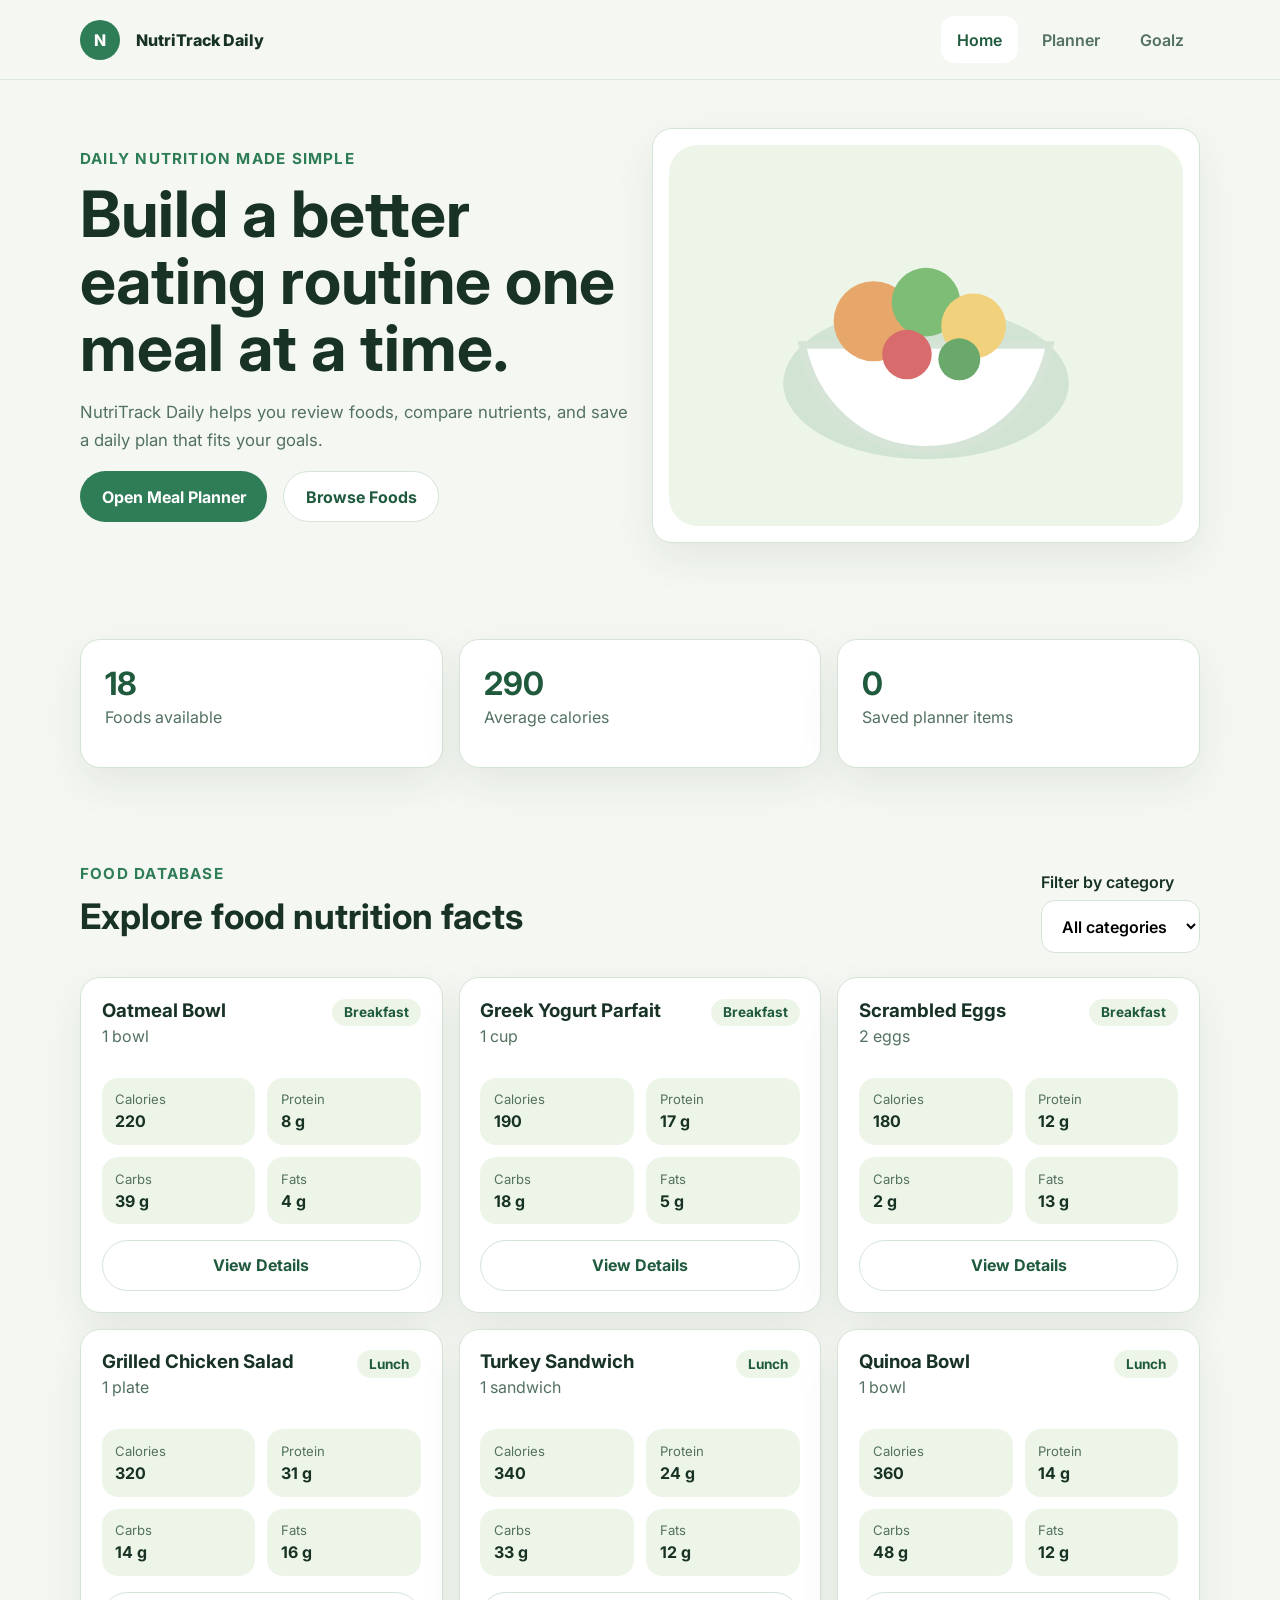
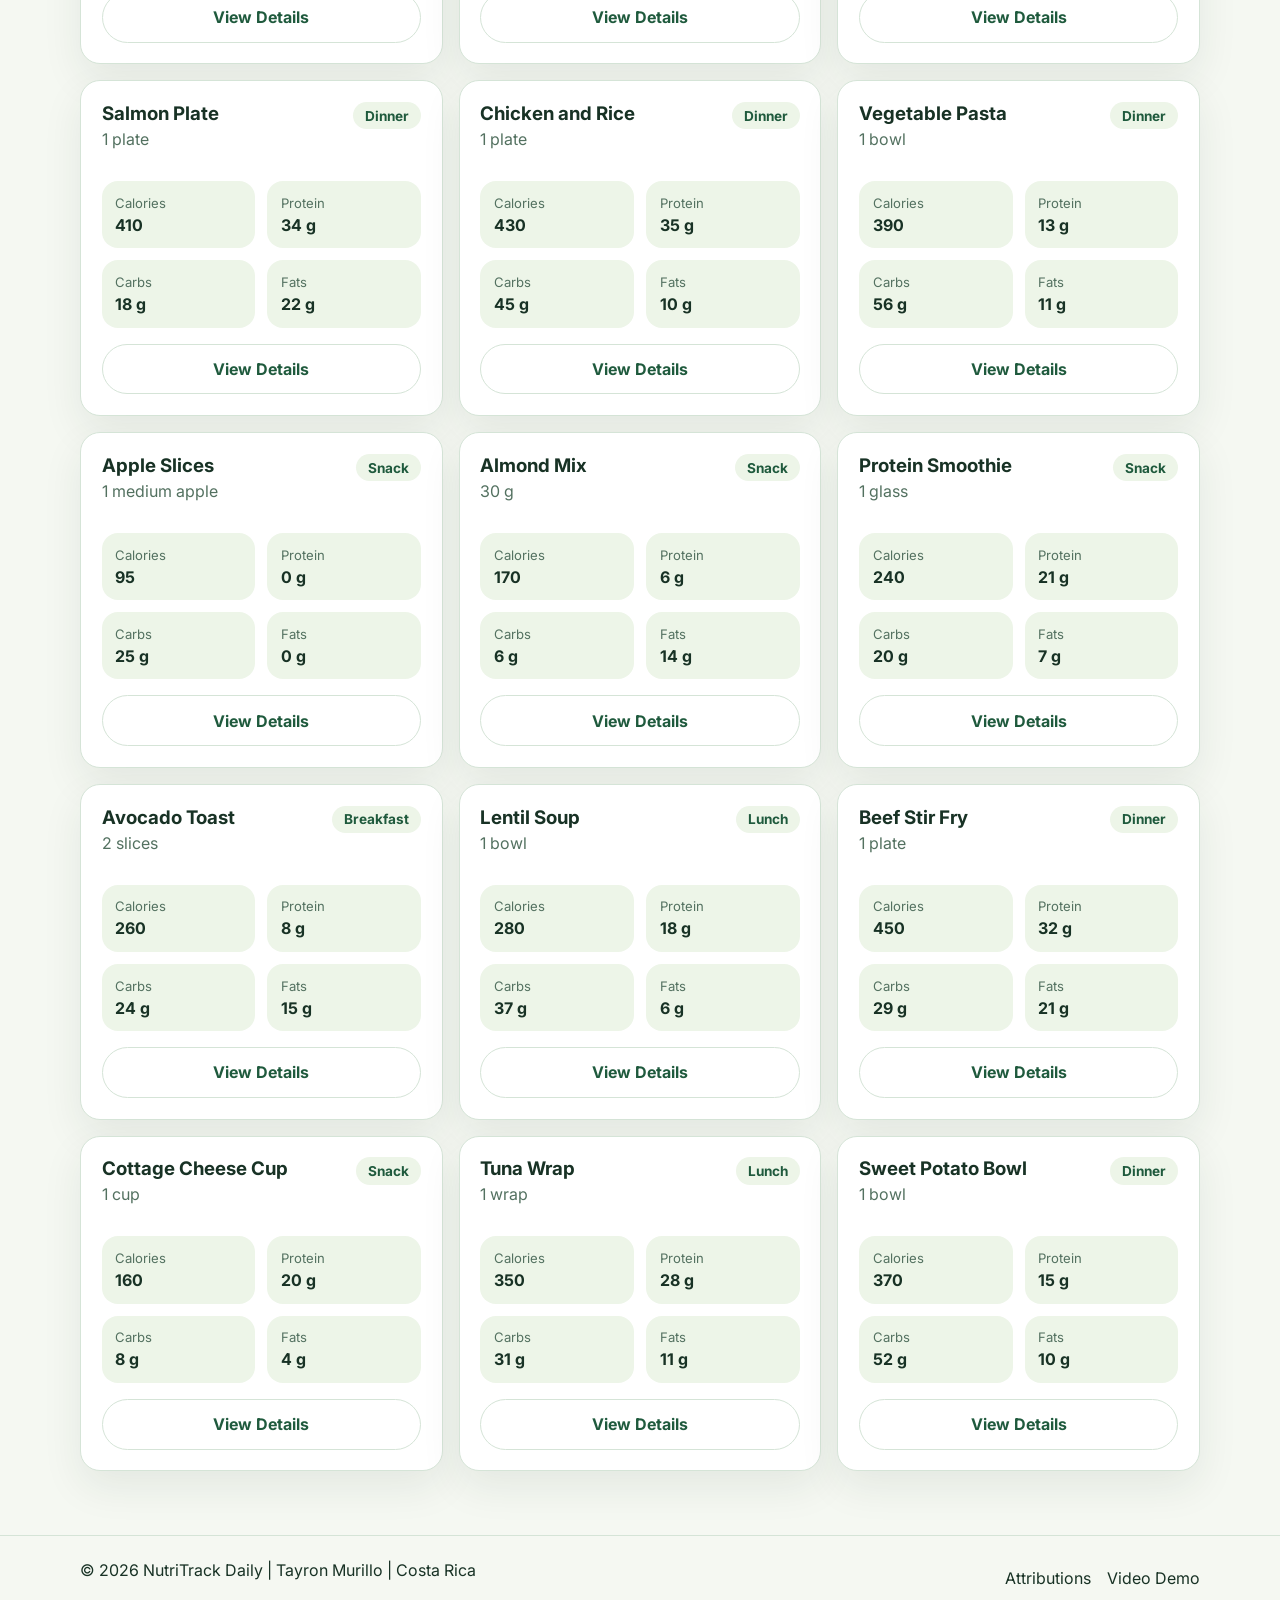
<file: project/index.html>
<!DOCTYPE html>
<html lang="en">
<head>
  <meta charset="UTF-8">
  <meta name="viewport" content="width=device-width, initial-scale=1.0">
  <title>NutriTrack Daily | Home</title>
  <meta name="description" content="NutriTrack Daily helps you organize meals, review nutrition facts, and build better daily eating habits.">
  <meta name="author" content="Tayron Murillo">
  <meta property="og:title" content="NutriTrack Daily | Home">
  <meta property="og:description" content="Track daily meals, explore nutrition facts, and build a healthier routine.">
  <meta property="og:type" content="website">
  <meta property="og:image" content="images/og-image.svg">
  <meta property="og:url" content="https://yourusername.github.io/wdd231/finalproject/">
  <link rel="icon" href="images/favicon.svg" type="image/svg+xml">
  <link rel="preconnect" href="https://fonts.googleapis.com">
  <link rel="preconnect" href="https://fonts.gstatic.com" crossorigin>
  <link href="https://fonts.googleapis.com/css2?family=Inter:wght@400;500;600;700;800&display=swap" rel="stylesheet">
  <link rel="stylesheet" href="styles/site.css">
  <script type="module" src="scripts/main.js" defer></script>
</head>
<body>
  <header class="site-header">
    <div class="container top-bar">
      <a class="brand" href="index.html">
        <span class="brand-mark">N</span>
        <span>NutriTrack Daily</span>
      </a>
      <button id="menu-button" aria-label="Open navigation menu" aria-expanded="false" aria-controls="primary-nav">☰</button>
      <nav id="primary-nav" class="navigation">
        <a class="active" href="index.html">Home</a>
        <a href="planner.html">Planner</a>
        <a href="contact.html">Goalz</a>
      </nav>
    </div>
  </header>

  <main>
    <section class="hero">
      <div class="container hero-grid">
        <div>
          <p class="eyebrow">Daily nutrition made simple</p>
          <h1>Build a better eating routine one meal at a time.</h1>
          <p class="hero-text">NutriTrack Daily helps you review foods, compare nutrients, and save a daily plan that fits your goals.</p>
          <div class="hero-actions">
            <a class="button" href="planner.html">Open Meal Planner</a>
            <a class="button button-secondary" href="#foods">Browse Foods</a>
          </div>
        </div>
        <div class="hero-card">
          <img src="images/hero-bowl.svg" width="540" height="400" alt="Healthy meal bowl illustration" loading="eager">
        </div>
      </div>
    </section>

    <section class="summary-section">
      <div class="container stats-grid">
        <article class="stat-card">
          <h2 id="food-count">0</h2>
          <p>Foods available</p>
        </article>
        <article class="stat-card">
          <h2 id="average-calories">0</h2>
          <p>Average calories</p>
        </article>
        <article class="stat-card">
          <h2 id="saved-count">0</h2>
          <p>Saved planner items</p>
        </article>
      </div>
    </section>

    <section id="foods" class="foods-section">
      <div class="container">
        <div class="section-heading">
          <div>
            <p class="eyebrow">Food database</p>
            <h2>Explore food nutrition facts</h2>
          </div>
          <label class="filter-label" for="category-filter">Filter by category
            <select id="category-filter">
              <option value="all">All categories</option>
            </select>
          </label>
        </div>
        <div id="food-list" class="card-grid"></div>
      </div>
    </section>
  </main>

  <dialog id="food-modal" class="food-modal">
    <div class="modal-content">
      <button id="close-modal" class="close-button" aria-label="Close dialog">✕</button>
      <div id="modal-body"></div>
    </div>
  </dialog>

  <footer class="site-footer">
    <div class="container footer-grid">
      <p>© <span id="year"></span> NutriTrack Daily | Tayron Murillo | Costa Rica</p>
      <div class="footer-links">
        <a href="attributions.html">Attributions</a>
        <a href="https://youtu.be/your-video-link">Video Demo</a>
      </div>
    </div>
  </footer>
</body>
</html>
</file>
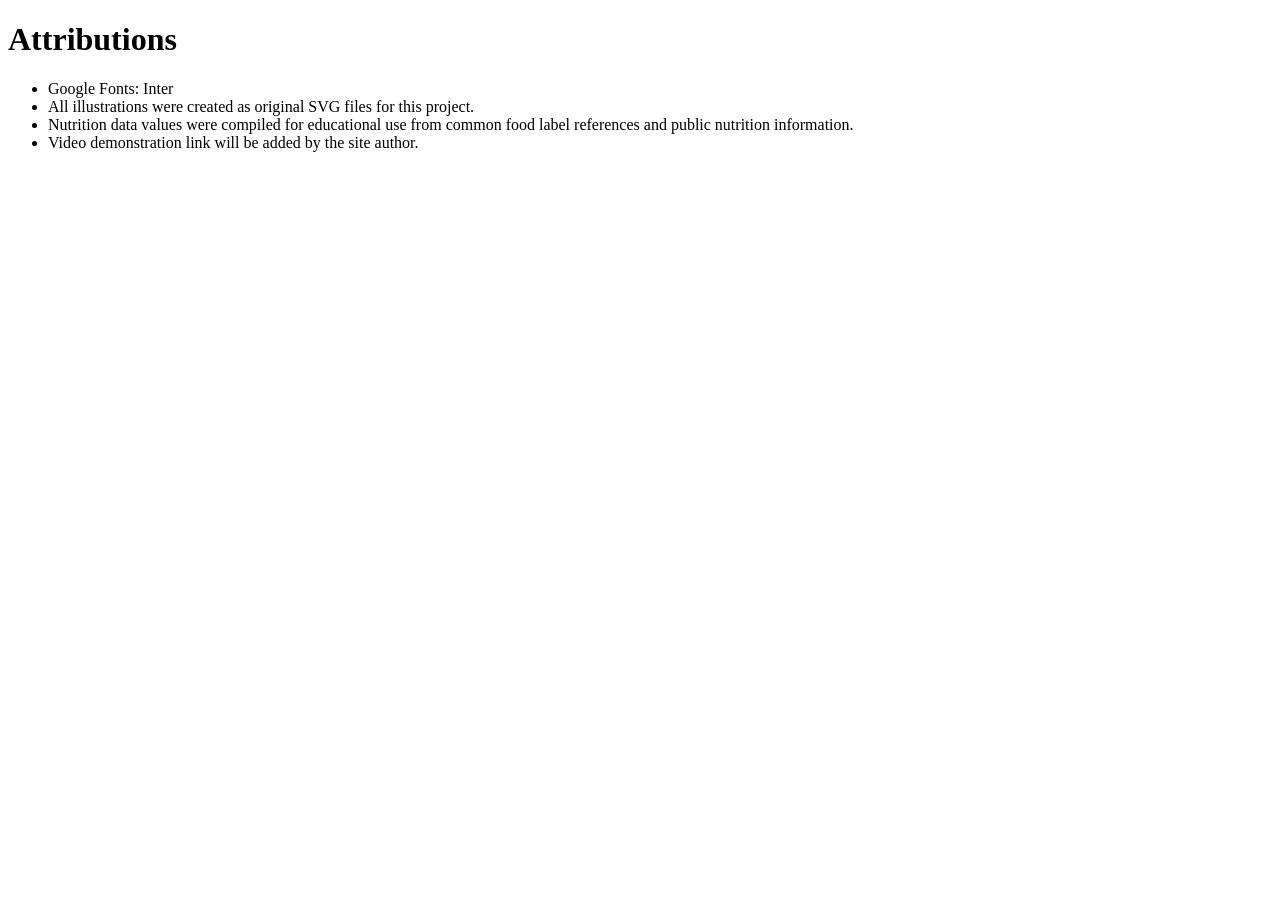
<file: project/attributions.html>
<!DOCTYPE html>
<html lang="en">
<head>
  <meta charset="UTF-8">
  <meta name="viewport" content="width=device-width, initial-scale=1.0">
  <title>NutriTrack Daily | Attributions</title>
  <meta name="description" content="Attributions and references used in the NutriTrack Daily website.">
  <meta name="author" content="Tayron Murillo">
  <link rel="icon" href="images/favicon.svg" type="image/svg+xml">
</head>
<body>
  <main>
    <h1>Attributions</h1>
    <ul>
      <li>Google Fonts: Inter</li>
      <li>All illustrations were created as original SVG files for this project.</li>
      <li>Nutrition data values were compiled for educational use from common food label references and public nutrition information.</li>
      <li>Video demonstration link will be added by the site author.</li>
    </ul>
  </main>
</body>
</html>
</file>
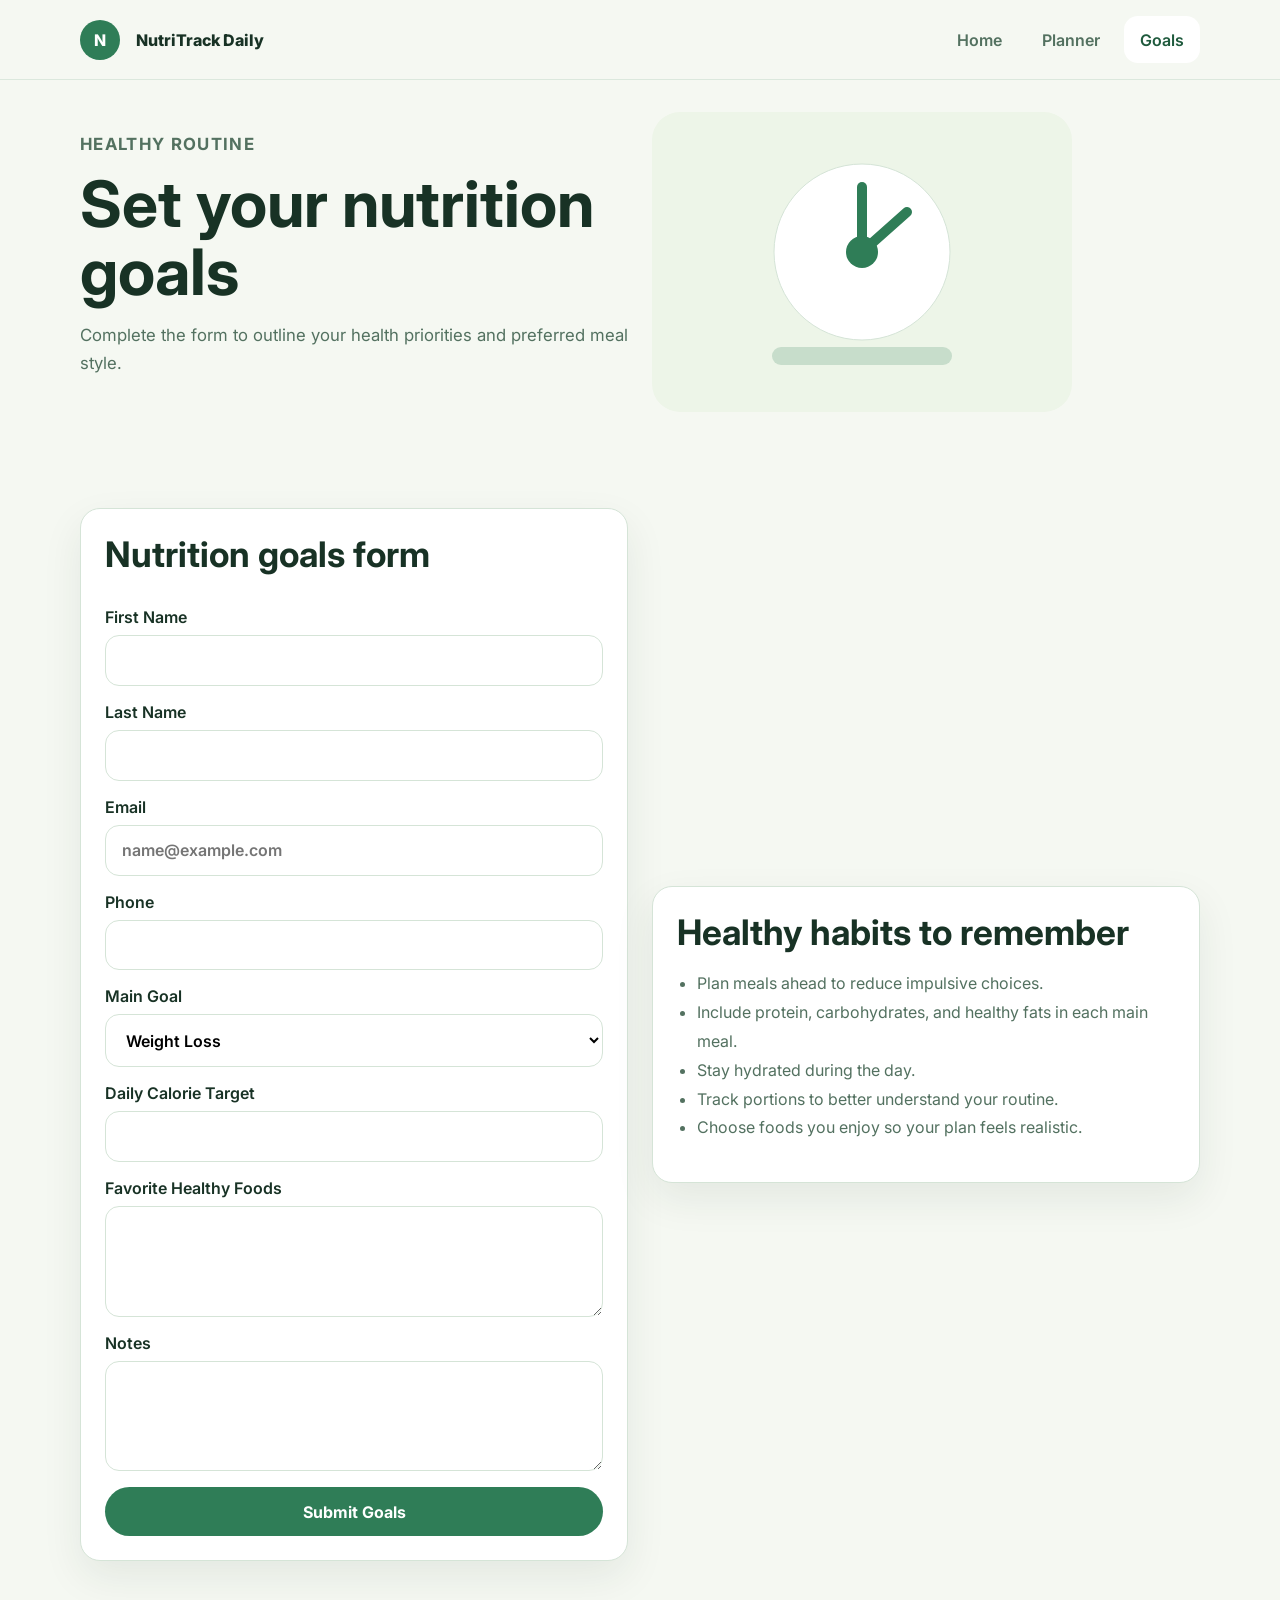
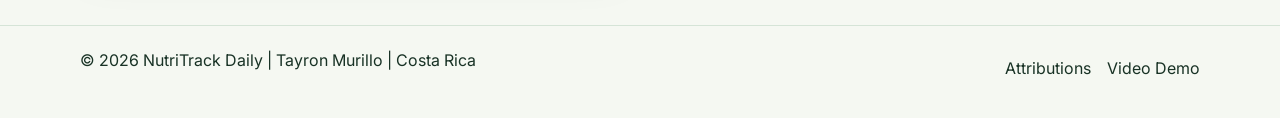
<file: project/contact.html>
<!DOCTYPE html>
<html lang="en">
<head>
  <meta charset="UTF-8">
  <meta name="viewport" content="width=device-width, initial-scale=1.0">
  <title>NutriTrack Daily | Goals</title>
  <meta name="description" content="Set your nutrition goals and share your healthy eating preferences with NutriTrack Daily.">
  <meta name="author" content="Tayron Murillo">
  <meta property="og:title" content="NutriTrack Daily | Goals">
  <meta property="og:description" content="Use the nutrition goals form to build a healthier routine.">
  <meta property="og:type" content="website">
  <meta property="og:image" content="images/og-image.svg">
  <meta property="og:url" content="https://yourusername.github.io/wdd231/finalproject/contact.html">
  <link rel="icon" href="images/favicon.svg" type="image/svg+xml">
  <link rel="preconnect" href="https://fonts.googleapis.com">
  <link rel="preconnect" href="https://fonts.gstatic.com" crossorigin>
  <link href="https://fonts.googleapis.com/css2?family=Inter:wght@400;500;600;700;800&display=swap" rel="stylesheet">
  <link rel="stylesheet" href="styles/site.css">
  <script type="module" src="scripts/form.js" defer></script>
</head>
<body>
  <header class="site-header">
    <div class="container top-bar">
      <a class="brand" href="index.html">
        <span class="brand-mark">N</span>
        <span>NutriTrack Daily</span>
      </a>
      <button id="menu-button" aria-label="Open navigation menu" aria-expanded="false" aria-controls="primary-nav">☰</button>
      <nav id="primary-nav" class="navigation">
        <a href="index.html">Home</a>
        <a href="planner.html">Planner</a>
        <a class="active" href="contact.html">Goals</a>
      </nav>
    </div>
  </header>

  <main>
    <section class="page-hero">
      <div class="container page-hero-grid">
        <div>
          <p class="eyebrow">Healthy routine</p>
          <h1>Set your nutrition goals</h1>
          <p>Complete the form to outline your health priorities and preferred meal style.</p>
        </div>
        <img src="images/goals-graphic.svg" width="420" height="300" alt="Nutrition goals illustration" loading="lazy">
      </div>
    </section>

    <section class="form-section">
      <div class="container form-grid">
        <form class="goal-form panel" method="get" action="thankyou.html">
          <h2>Nutrition goals form</h2>
          <label for="first-name">First Name
            <input id="first-name" name="first-name" type="text" title="Enter your first name" autocomplete="given-name" required>
          </label>
          <label for="last-name">Last Name
            <input id="last-name" name="last-name" type="text" title="Enter your last name" autocomplete="family-name" required>
          </label>
          <label for="email">Email
            <input id="email" name="email" type="email" title="Enter your email" autocomplete="email" placeholder="name@example.com" required>
          </label>
          <label for="phone">Phone
            <input id="phone" name="phone" type="tel" title="Enter your mobile phone number" autocomplete="tel" required>
          </label>
          <label for="goal-type">Main Goal
            <select id="goal-type" name="goal-type" required>
              <option value="Weight Loss">Weight Loss</option>
              <option value="Maintenance">Maintenance</option>
              <option value="Muscle Gain">Muscle Gain</option>
              <option value="Balanced Eating">Balanced Eating</option>
            </select>
          </label>
          <label for="daily-calories">Daily Calorie Target
            <input id="daily-calories" name="daily-calories" type="number" min="1200" max="4000" step="50" required>
          </label>
          <label for="favorite-foods">Favorite Healthy Foods
            <textarea id="favorite-foods" name="favorite-foods" rows="4" title="Enter your favorite healthy foods"></textarea>
          </label>
          <label for="notes">Notes
            <textarea id="notes" name="notes" rows="4" title="Share any notes or meal preferences"></textarea>
          </label>
          <input id="timestamp" name="timestamp" type="hidden">
          <button class="button" type="submit">Submit Goals</button>
        </form>

        <article class="panel tip-panel">
          <h2>Healthy habits to remember</h2>
          <ul class="tips-list">
            <li>Plan meals ahead to reduce impulsive choices.</li>
            <li>Include protein, carbohydrates, and healthy fats in each main meal.</li>
            <li>Stay hydrated during the day.</li>
            <li>Track portions to better understand your routine.</li>
            <li>Choose foods you enjoy so your plan feels realistic.</li>
          </ul>
        </article>
      </div>
    </section>
  </main>

  <footer class="site-footer">
    <div class="container footer-grid">
      <p>© <span id="year"></span> NutriTrack Daily | Tayron Murillo | Costa Rica</p>
      <div class="footer-links">
        <a href="attributions.html">Attributions</a>
        <a href="https://youtu.be/your-video-link">Video Demo</a>
      </div>
    </div>
  </footer>
</body>
</html>
</file>
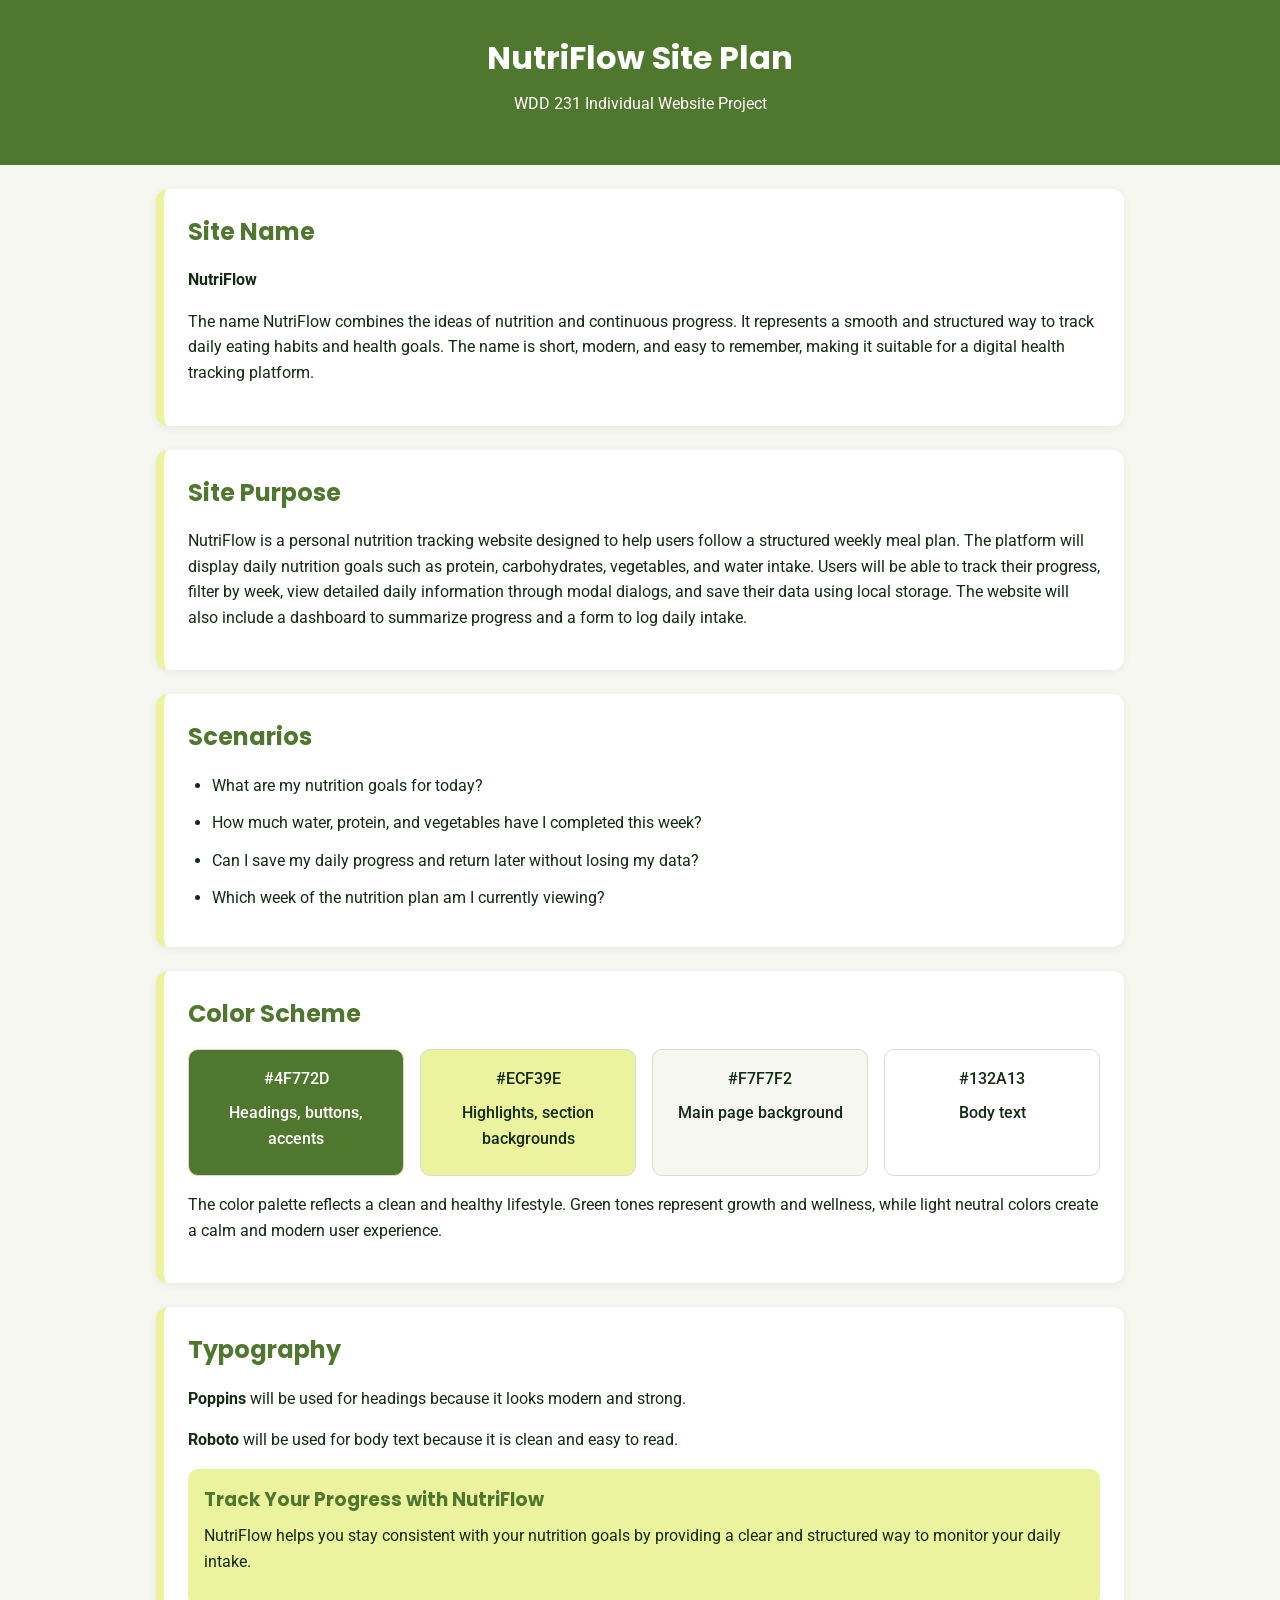
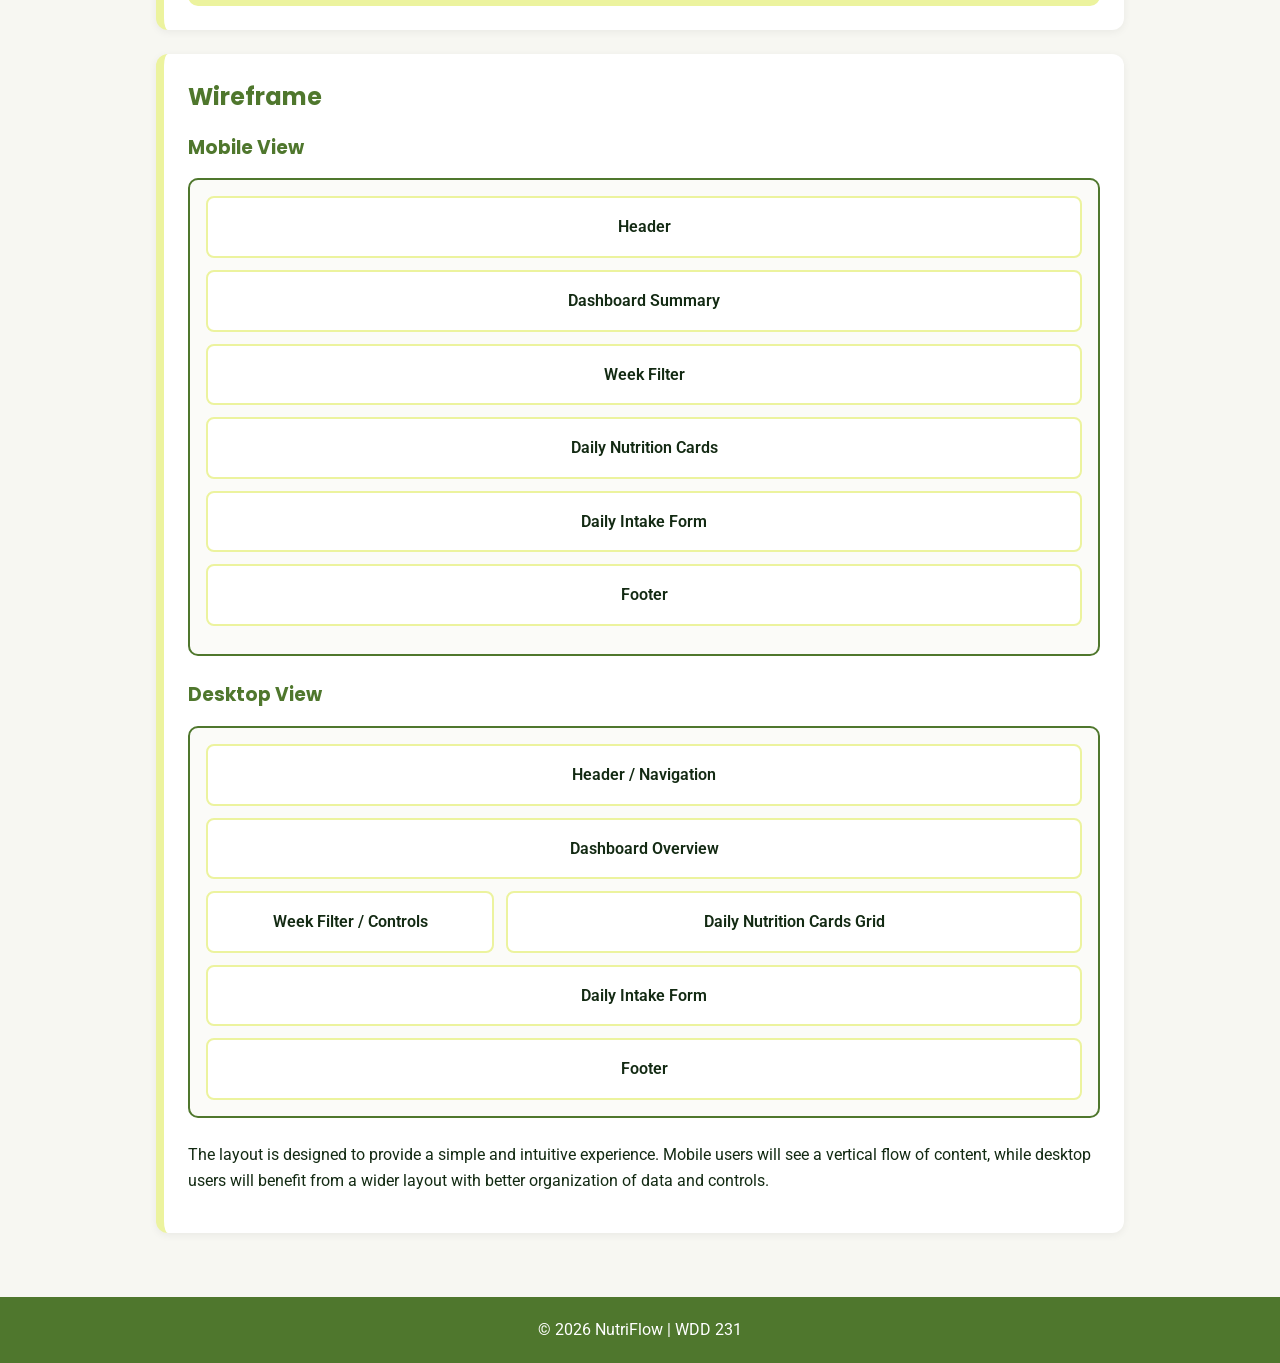
<file: project/siteplan.html>
<!DOCTYPE html>
<html lang="en">
<head>
  <meta charset="UTF-8">
  <meta name="viewport" content="width=device-width, initial-scale=1.0">
  <title>NutriFlow Site Plan</title>
  <meta name="description" content="Site plan for the NutriFlow nutrition tracking website.">
  <link rel="preconnect" href="https://fonts.googleapis.com">
  <link rel="preconnect" href="https://fonts.gstatic.com" crossorigin>
  <link href="https://fonts.googleapis.com/css2?family=Poppins:wght@400;600;700&family=Roboto:wght@400;500&display=swap" rel="stylesheet">
  <link rel="stylesheet" href="styles/siteplan.css">
</head>
<body>
  <header>
    <h1>NutriFlow Site Plan</h1>
    <p>WDD 231 Individual Website Project</p>
  </header>

  <main>
    <section>
      <h2>Site Name</h2>
      <p><strong>NutriFlow</strong></p>
      <p>
        The name NutriFlow combines the ideas of nutrition and continuous progress. It represents a smooth
        and structured way to track daily eating habits and health goals. The name is short, modern, and easy
        to remember, making it suitable for a digital health tracking platform.
      </p>
    </section>

    <section>
      <h2>Site Purpose</h2>
      <p>
        NutriFlow is a personal nutrition tracking website designed to help users follow a structured weekly
        meal plan. The platform will display daily nutrition goals such as protein, carbohydrates, vegetables,
        and water intake. Users will be able to track their progress, filter by week, view detailed daily
        information through modal dialogs, and save their data using local storage. The website will also
        include a dashboard to summarize progress and a form to log daily intake.
      </p>
    </section>

    <section>
      <h2>Scenarios</h2>
      <ul>
        <li>What are my nutrition goals for today?</li>
        <li>How much water, protein, and vegetables have I completed this week?</li>
        <li>Can I save my daily progress and return later without losing my data?</li>
        <li>Which week of the nutrition plan am I currently viewing?</li>
      </ul>
    </section>

    <section>
      <h2>Color Scheme</h2>
      <div class="color-grid">
        <div class="color-card primary">
          <p>#4F772D</p>
          <p>Headings, buttons, accents</p>
        </div>
        <div class="color-card secondary">
          <p>#ECF39E</p>
          <p>Highlights, section backgrounds</p>
        </div>
        <div class="color-card background">
          <p>#F7F7F2</p>
          <p>Main page background</p>
        </div>
        <div class="color-card text">
          <p>#132A13</p>
          <p>Body text</p>
        </div>
      </div>
      <p>
        The color palette reflects a clean and healthy lifestyle. Green tones represent growth and wellness,
        while light neutral colors create a calm and modern user experience.
      </p>
    </section>

    <section>
      <h2>Typography</h2>
      <p><strong>Poppins</strong> will be used for headings because it looks modern and strong.</p>
      <p><strong>Roboto</strong> will be used for body text because it is clean and easy to read.</p>

      <div class="type-sample">
        <h3>Track Your Progress with NutriFlow</h3>
        <p>
          NutriFlow helps you stay consistent with your nutrition goals by providing a clear and structured
          way to monitor your daily intake.
        </p>
      </div>
    </section>

    <section>
      <h2>Wireframe</h2>

      <h3>Mobile View</h3>
      <div class="wireframe mobile">
        <div>Header</div>
        <div>Dashboard Summary</div>
        <div>Week Filter</div>
        <div>Daily Nutrition Cards</div>
        <div>Daily Intake Form</div>
        <div>Footer</div>
      </div>

      <h3>Desktop View</h3>
      <div class="wireframe desktop">
        <div class="full">Header / Navigation</div>
        <div class="full">Dashboard Overview</div>
        <div class="left">Week Filter / Controls</div>
        <div class="right">Daily Nutrition Cards Grid</div>
        <div class="full">Daily Intake Form</div>
        <div class="full">Footer</div>
      </div>

      <p>
        The layout is designed to provide a simple and intuitive experience. Mobile users will see a vertical
        flow of content, while desktop users will benefit from a wider layout with better organization of
        data and controls.
      </p>
    </section>
  </main>

  <footer>
    <p>&copy; 2026 NutriFlow | WDD 231</p>
  </footer>
</body>
</html>
</file>
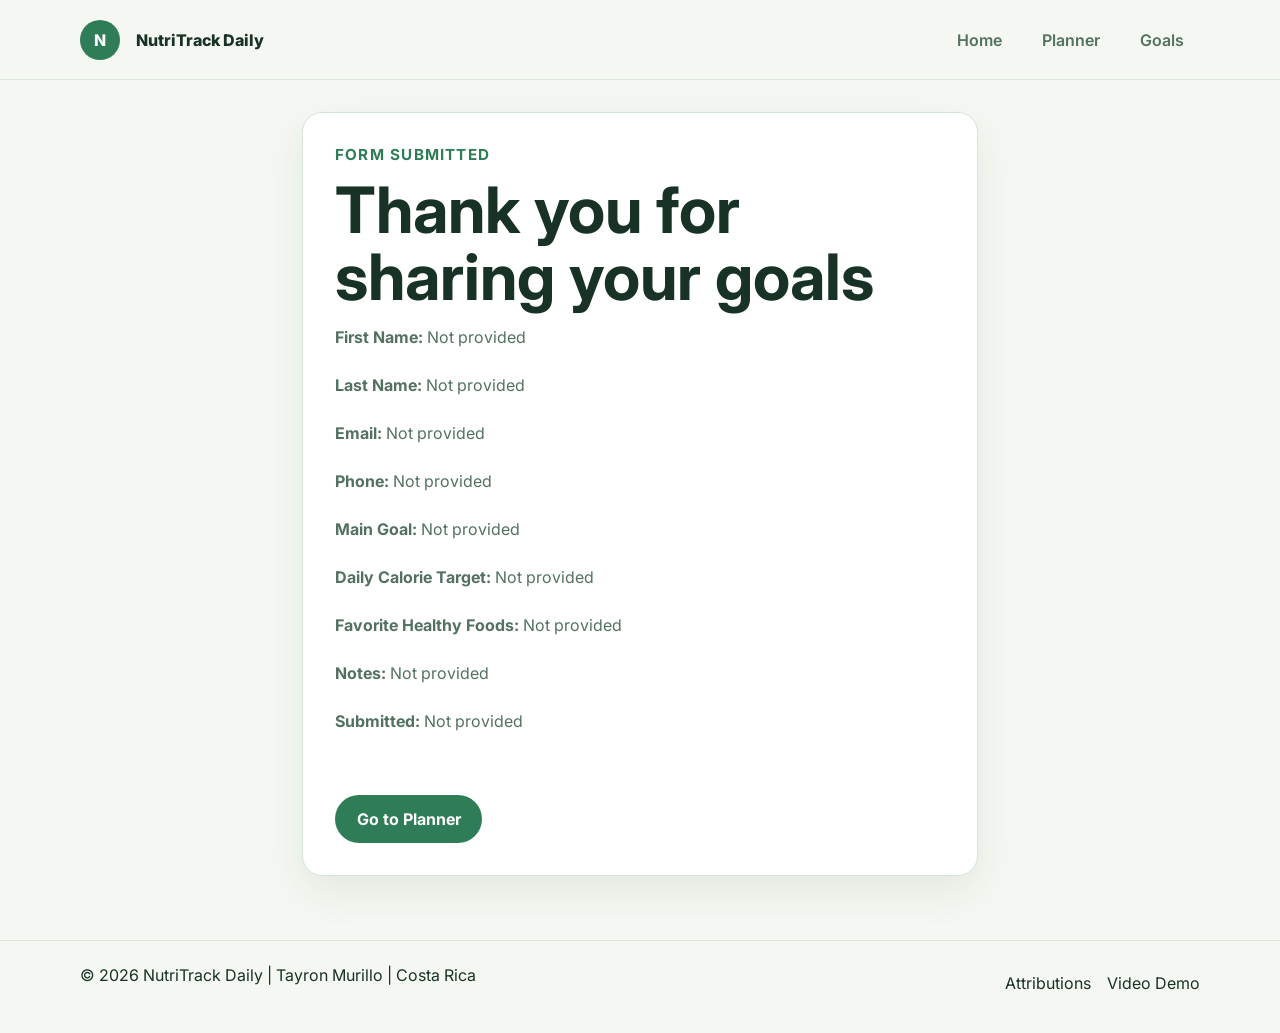
<file: project/thankyou.html>
<!DOCTYPE html>
<html lang="en">
<head>
  <meta charset="UTF-8">
  <meta name="viewport" content="width=device-width, initial-scale=1.0">
  <title>NutriTrack Daily | Thank You</title>
  <meta name="description" content="Thank you for submitting your nutrition goals to NutriTrack Daily.">
  <meta name="author" content="Tayron Murillo">
  <meta property="og:title" content="NutriTrack Daily | Thank You">
  <meta property="og:description" content="Your nutrition goals have been received.">
  <meta property="og:type" content="website">
  <meta property="og:image" content="images/og-image.svg">
  <meta property="og:url" content="https://yourusername.github.io/wdd231/finalproject/thankyou.html">
  <link rel="icon" href="images/favicon.svg" type="image/svg+xml">
  <link rel="preconnect" href="https://fonts.googleapis.com">
  <link rel="preconnect" href="https://fonts.gstatic.com" crossorigin>
  <link href="https://fonts.googleapis.com/css2?family=Inter:wght@400;500;600;700;800&display=swap" rel="stylesheet">
  <link rel="stylesheet" href="styles/site.css">
  <script type="module" src="scripts/thankyou.js" defer></script>
</head>
<body>
  <header class="site-header">
    <div class="container top-bar">
      <a class="brand" href="index.html">
        <span class="brand-mark">N</span>
        <span>NutriTrack Daily</span>
      </a>
      <button id="menu-button" aria-label="Open navigation menu" aria-expanded="false" aria-controls="primary-nav">☰</button>
      <nav id="primary-nav" class="navigation">
        <a href="index.html">Home</a>
        <a href="planner.html">Planner</a>
        <a href="contact.html">Goals</a>
      </nav>
    </div>
  </header>

  <main class="thankyou-main">
    <section class="thankyou-section">
      <div class="container thankyou-card panel">
        <p class="eyebrow">Form submitted</p>
        <h1>Thank you for sharing your goals</h1>
        <div id="submission-results" class="submission-results"></div>
        <a class="button" href="planner.html">Go to Planner</a>
      </div>
    </section>
  </main>

  <footer class="site-footer">
    <div class="container footer-grid">
      <p>© <span id="year"></span> NutriTrack Daily | Tayron Murillo | Costa Rica</p>
      <div class="footer-links">
        <a href="attributions.html">Attributions</a>
        <a href="https://youtu.be/your-video-link">Video Demo</a>
      </div>
    </div>
  </footer>
</body>
</html>
</file>
<file: project/styles/site.css>
:root {
    --background: #f5f8f2;
    --surface: #ffffff;
    --surface-soft: #edf5e8;
    --text: #183225;
    --text-light: #537160;
    --primary: #2f7d57;
    --primary-dark: #1f5a3d;
    --border: #d5e4d7;
    --shadow: 0 16px 40px rgba(24, 50, 37, 0.08);
    --radius: 20px;
  }
  
  * {
    box-sizing: border-box;
  }
  
  html {
    scroll-behavior: smooth;
  }
  
  body {
    margin: 0;
    font-family: 'Inter', sans-serif;
    color: var(--text);
    background: var(--background);
  }
  
  img {
    display: block;
    max-width: 100%;
    height: auto;
  }
  
  a {
    color: inherit;
    text-decoration: none;
  }
  
  button,
  input,
  select,
  textarea {
    font: inherit;
  }
  
  .container {
    width: min(1120px, calc(100% - 1.5rem));
    margin: 0 auto;
  }
  
  .site-header {
    position: sticky;
    top: 0;
    z-index: 10;
    background: rgba(245, 248, 242, 0.95);
    backdrop-filter: blur(8px);
    border-bottom: 1px solid rgba(213, 228, 215, 0.8);
  }
  
  .top-bar {
    display: grid;
    grid-template-columns: auto auto;
    align-items: center;
    gap: 1rem;
    padding: 1rem 0;
  }
  
  .brand {
    display: inline-flex;
    align-items: center;
    gap: 1rem;
    font-weight: 800;
  }
  
  .brand-mark {
    display: inline-grid;
    place-items: center;
    width: 2.5rem;
    height: 2.5rem;
    background: var(--primary);
    color: #fff;
    border-radius: 50%;
  }
  
  #menu-button {
    justify-self: end;
    width: 2.75rem;
    height: 2.75rem;
    border: 0;
    border-radius: 12px;
    background: var(--surface);
    box-shadow: var(--shadow);
    cursor: pointer;
  }
  
  .navigation {
    grid-column: 1 / -1;
    display: none;
    flex-direction: column;
    gap: 0.5rem;
    padding-bottom: 0.5rem;
  }
  
  .navigation.open {
    display: flex;
  }
  
  .navigation a {
    padding: 0.85rem 1rem;
    border-radius: 14px;
    color: var(--text-light);
    font-weight: 600;
  }
  
  .navigation a.active,
  .navigation a:hover,
  .navigation a:focus-visible {
    background: var(--surface);
    color: var(--primary-dark);
  }
  
  .hero,
  .page-hero,
  .summary-section,
  .foods-section,
  .planner-section,
  .log-section,
  .form-section,
  .thankyou-section {
    padding: 2rem 0 4rem;
  }
  
  .hero-grid,
  .page-hero-grid,
  .form-grid,
  .planner-grid {
    display: grid;
    gap: 1.5rem;
  }
  
  .hero {
    padding-top: 3rem;
  }
  
  .eyebrow {
    margin: 0 0 0.75rem;
    color: var(--primary);
    font-size: 0.95rem;
    font-weight: 700;
    text-transform: uppercase;
    letter-spacing: 0.08em;
  }
  
  h1,
  h2,
  h3,
  p {
    margin-top: 0;
  }
  
  h1 {
    font-size: clamp(2rem, 5vw, 4rem);
    line-height: 1.05;
    margin-bottom: 1rem;
  }
  
  h2 {
    font-size: clamp(1.45rem, 3vw, 2.2rem);
    margin-bottom: 1rem;
  }
  
  .hero-text,
  .page-hero p {
    color: var(--text-light);
    font-size: 1.05rem;
    line-height: 1.7;
    max-width: 60ch;
  }
  
  .hero-actions,
  .footer-links {
    display: flex;
    flex-wrap: wrap;
    gap: 1rem;
  }
  
  .button {
    display: inline-flex;
    align-items: center;
    justify-content: center;
    min-height: 3rem;
    padding: 0.9rem 1.35rem;
    border: 0;
    border-radius: 999px;
    background: var(--primary);
    color: #fff;
    font-weight: 700;
    cursor: pointer;
  }
  
  .button-secondary {
    background: var(--surface);
    color: var(--primary-dark);
    border: 1px solid var(--border);
  }
  
  .hero-card,
  .panel,
  .stat-card,
  .food-card,
  .log-item,
  .thankyou-card {
    background: var(--surface);
    border: 1px solid var(--border);
    border-radius: var(--radius);
    box-shadow: var(--shadow);
  }
  
  .hero-card {
    padding: 1rem;
  }
  
  .stats-grid,
  .totals-grid {
    display: grid;
    gap: 1rem;
  }
  
  .stat-card,
  .total-box {
    padding: 1.5rem;
  }
  
  .stat-card h2,
  .total-box strong {
    margin-bottom: 0.25rem;
    font-size: 2rem;
    color: var(--primary-dark);
  }
  
  .stat-card p,
  .total-box span,
  .card-meta,
  .log-item p,
  .submission-results p,
  .tips-list {
    color: var(--text-light);
  }
  
  .section-heading {
    display: flex;
    flex-direction: column;
    gap: 1rem;
    margin-bottom: 1.5rem;
  }
  
  .filter-label,
  .planner-form label,
  .goal-form label {
    display: grid;
    gap: 0.5rem;
    font-weight: 600;
  }
  
  select,
  input,
  textarea {
    width: 100%;
    padding: 0.9rem 1rem;
    border: 1px solid var(--border);
    border-radius: 14px;
    background: #fff;
  }
  
  .card-grid,
  .log-list {
    display: grid;
    gap: 1rem;
  }
  
  .food-card {
    display: grid;
    gap: 1rem;
    padding: 1.3rem;
  }
  
  .food-card-header {
    display: flex;
    align-items: start;
    justify-content: space-between;
    gap: 1rem;
  }
  
  .food-card h3,
  .log-item h3 {
    margin-bottom: 0.25rem;
  }
  
  .food-badge {
    padding: 0.35rem 0.75rem;
    border-radius: 999px;
    background: var(--surface-soft);
    color: var(--primary-dark);
    font-size: 0.85rem;
    font-weight: 700;
  }
  
  .card-details {
    display: grid;
    grid-template-columns: repeat(2, minmax(0, 1fr));
    gap: 0.75rem;
  }
  
  .detail-box {
    padding: 0.85rem;
    border-radius: 16px;
    background: var(--surface-soft);
  }
  
  .detail-box span {
    display: block;
    font-size: 0.82rem;
    color: var(--text-light);
    margin-bottom: 0.25rem;
  }
  
  .detail-box strong {
    font-size: 1rem;
  }
  
  .food-modal {
    width: min(92vw, 620px);
    border: 0;
    padding: 0;
    border-radius: 24px;
    background: transparent;
  }
  
  .food-modal::backdrop {
    background: rgba(24, 50, 37, 0.55);
  }
  
  .modal-content {
    position: relative;
    padding: 2rem;
    background: var(--surface);
    border-radius: 24px;
  }
  
  .close-button {
    position: absolute;
    top: 1rem;
    right: 1rem;
    width: 2.5rem;
    height: 2.5rem;
    border: 0;
    border-radius: 50%;
    background: var(--surface-soft);
    cursor: pointer;
  }
  
  .panel,
  .goal-form {
    padding: 1.5rem;
  }
  
  .planner-form,
  .goal-form {
    display: grid;
    gap: 1rem;
  }
  
  .log-item {
    padding: 1.25rem;
  }
  
  .log-top {
    display: flex;
    justify-content: space-between;
    gap: 1rem;
    align-items: start;
  }
  
  .log-macros {
    display: flex;
    flex-wrap: wrap;
    gap: 0.75rem;
  }
  
  .log-macros span {
    padding: 0.5rem 0.8rem;
    border-radius: 999px;
    background: var(--surface-soft);
    color: var(--primary-dark);
    font-size: 0.9rem;
    font-weight: 600;
  }
  
  .tips-list {
    padding-left: 1.25rem;
    line-height: 1.8;
  }
  
  .site-footer {
    padding: 1.5rem 0 2rem;
    border-top: 1px solid var(--border);
  }
  
  .footer-grid {
    display: flex;
    flex-direction: column;
    gap: 1rem;
  }
  
  .thankyou-main {
    min-height: calc(100vh - 170px);
    display: grid;
    place-items: center;
  }
  
  .thankyou-card {
    max-width: 700px;
    padding: 2rem;
  }
  
  .submission-results {
    display: grid;
    gap: 0.75rem;
    margin-bottom: 3rem;
  }
  
  @media (min-width: 48rem) {
    .top-bar {
      grid-template-columns: auto 1fr;
    }
  
    #menu-button {
      display: none;
    }
  
    .navigation {
      grid-column: auto;
      display: flex;
      flex-direction: row;
      justify-content: end;
      padding-bottom: 0;
    }
  
    .hero-grid,
    .page-hero-grid,
    .form-grid,
    .planner-grid {
      grid-template-columns: repeat(2, minmax(0, 1fr));
      align-items: center;
    }
  
    .stats-grid {
      grid-template-columns: repeat(3, minmax(0, 1fr));
    }
  
    .totals-grid {
      grid-template-columns: repeat(2, minmax(0, 1fr));
    }
  
    .section-heading {
      flex-direction: row;
      align-items: end;
      justify-content: space-between;
    }
  
    .card-grid {
      grid-template-columns: repeat(auto-fit, minmax(270px, 1fr));
    }
  
    .log-list {
      grid-template-columns: repeat(2, minmax(0, 1fr));
    }
  
    .footer-grid {
      flex-direction: row;
      justify-content: space-between;
      align-items: center;
    }
  }
</file>
<file: project/styles/siteplan.css>
:root {
    --primary: #4F772D;
    --secondary: #ECF39E;
    --background: #F7F7F2;
    --text: #132A13;
    --white: #ffffff;
    --border: #d9dccf;
  }
  
  * {
    margin: 0;
    padding: 0;
    box-sizing: border-box;
  }
  
  body {
    font-family: "Roboto", sans-serif;
    background-color: var(--background);
    color: var(--text);
    line-height: 1.6;
  }
  
  header {
    background-color: var(--primary);
    color: var(--white);
    text-align: center;
    padding: 2rem 1rem;
  }
  
  header h1 {
    font-family: "Poppins", sans-serif;
    font-size: 2rem;
    margin-bottom: 0.5rem;
    color: var(--white);
  }
  
  header p {
    font-size: 1rem;
  }
  
  main {
    max-width: 1000px;
    margin: 0 auto;
    padding: 1.5rem 1rem;
  }
  
  section {
    background-color: var(--white);
    border-left: 8px solid var(--secondary);
    border-radius: 12px;
    padding: 1.5rem;
    margin-bottom: 1.5rem;
    box-shadow: 0 2px 8px rgba(0, 0, 0, 0.06);
  }
  
  h2,
  h3 {
    font-family: "Poppins", sans-serif;
    color: var(--primary);
    margin-bottom: 1rem;
  }
  
  p {
    margin-bottom: 1rem;
  }
  
  ul {
    padding-left: 1.5rem;
  }
  
  li {
    margin-bottom: 0.75rem;
  }
  
  .color-grid {
    display: grid;
    grid-template-columns: repeat(auto-fit, minmax(180px, 1fr));
    gap: 1rem;
    margin: 1rem 0;
  }
  
  .color-card {
    padding: 1rem;
    border-radius: 10px;
    text-align: center;
    font-weight: 500;
    border: 1px solid var(--border);
  }
  
  .color-card p {
    margin-bottom: 0.5rem;
  }
  
  .primary {
    background-color: #4F772D;
    color: #ffffff;
  }
  
  .secondary {
    background-color: #ECF39E;
    color: #132A13;
  }
  
  .background {
    background-color: #F7F7F2;
    color: #132A13;
  }
  
  .text-color {
    background-color: #132A13;
    color: #ffffff;
  }
  
  .type-sample {
    background-color: var(--secondary);
    padding: 1rem;
    border-radius: 10px;
    margin-top: 1rem;
  }
  
  .type-sample h3 {
    margin-bottom: 0.5rem;
  }
  
  .wireframe {
    border: 2px solid var(--primary);
    background-color: #fbfbf8;
    border-radius: 10px;
    padding: 1rem;
    margin-bottom: 1.5rem;
  }
  
  .wireframe div {
    background-color: var(--white);
    border: 2px solid var(--secondary);
    border-radius: 8px;
    padding: 1rem;
    text-align: center;
    font-weight: 600;
    margin-bottom: 0.75rem;
  }
  
  .desktop {
    display: grid;
    grid-template-columns: 1fr 2fr;
    gap: 0.75rem;
  }
  
  .desktop div {
    margin-bottom: 0;
  }
  
  .desktop .full {
    grid-column: 1 / 3;
  }
  
  .desktop .left {
    grid-column: 1 / 2;
  }
  
  .desktop .right {
    grid-column: 2 / 3;
  }
  
  footer {
    background-color: var(--primary);
    color: var(--white);
    text-align: center;
    padding: 1.25rem 1rem;
    margin-top: 1rem;
  }
  
  footer p {
    margin: 0;
  }
  
  @media (max-width: 700px) {
    header h1 {
      font-size: 1.6rem;
    }
  
    main {
      padding: 1rem;
    }
  
    section {
      padding: 1.25rem;
    }
  
    .desktop {
      grid-template-columns: 1fr;
    }
  
    .desktop .full,
    .desktop .left,
    .desktop .right {
      grid-column: auto;
    }
  }
</file>
